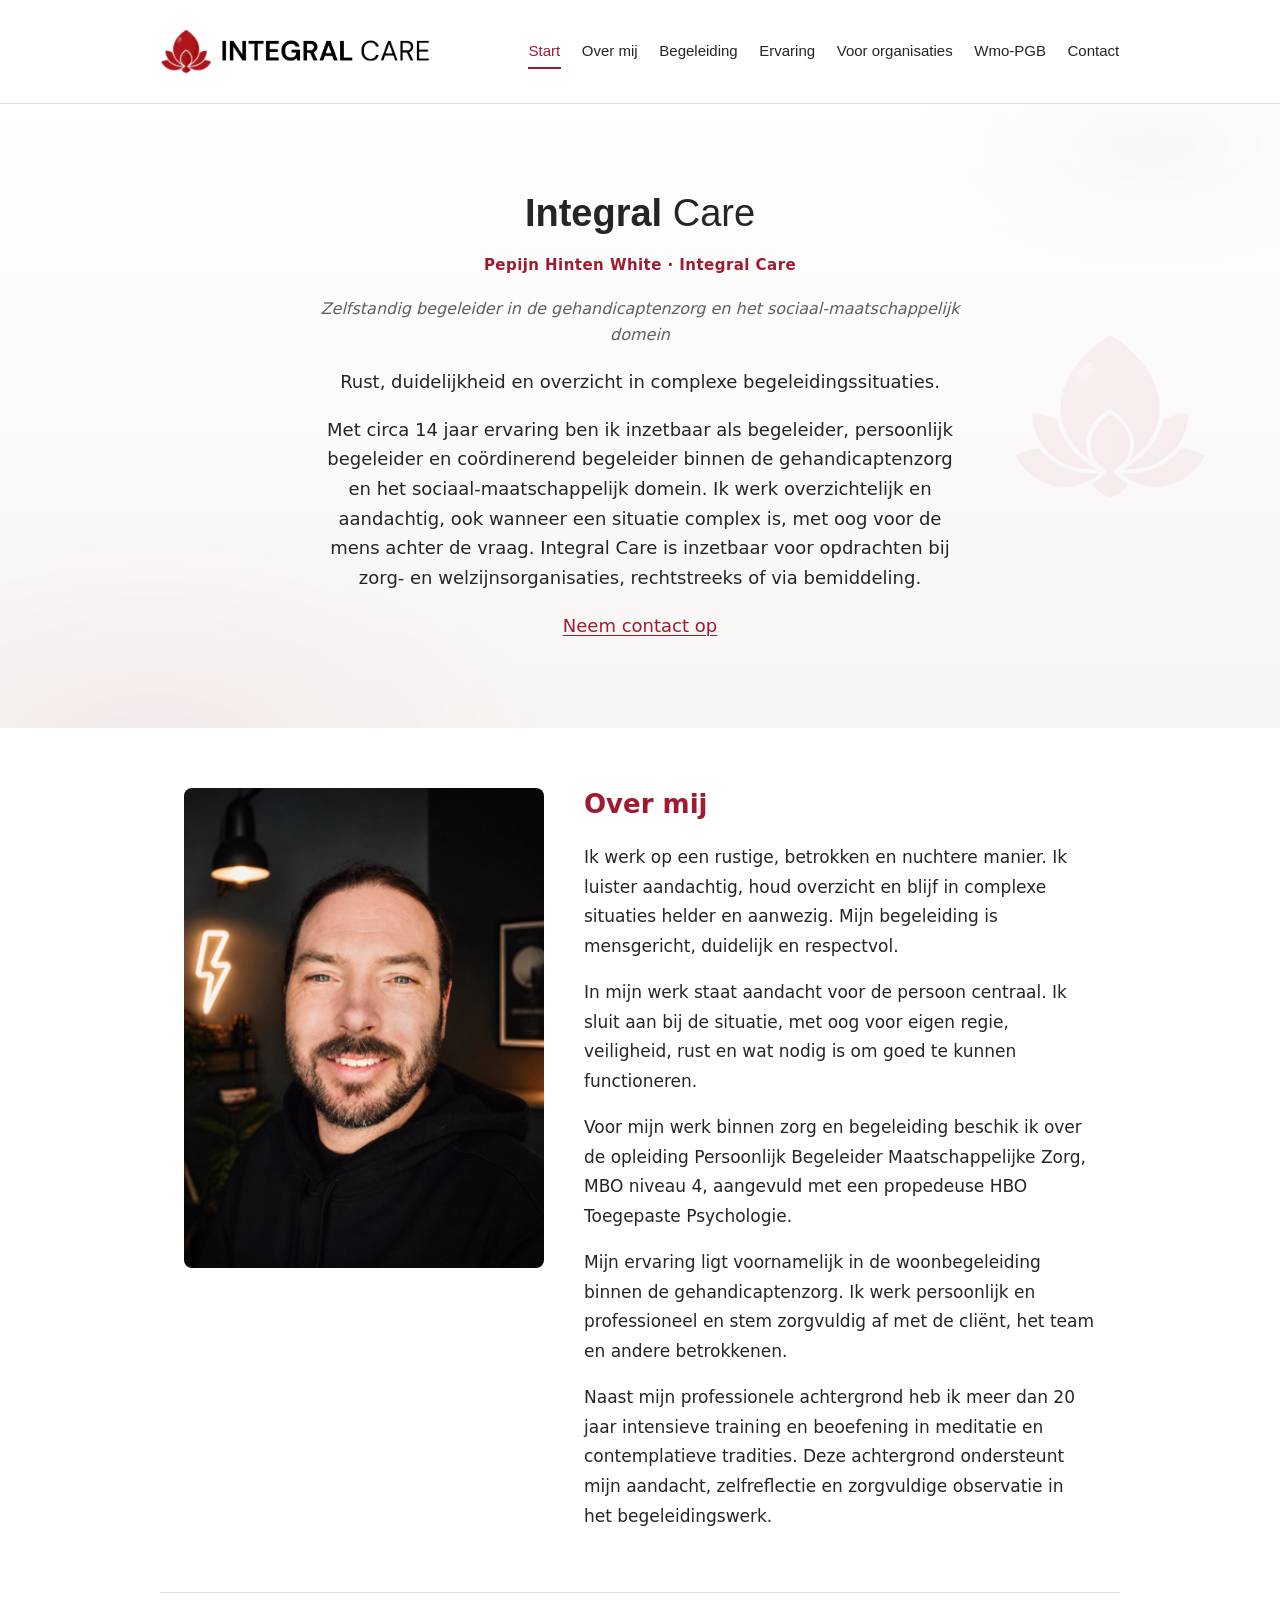
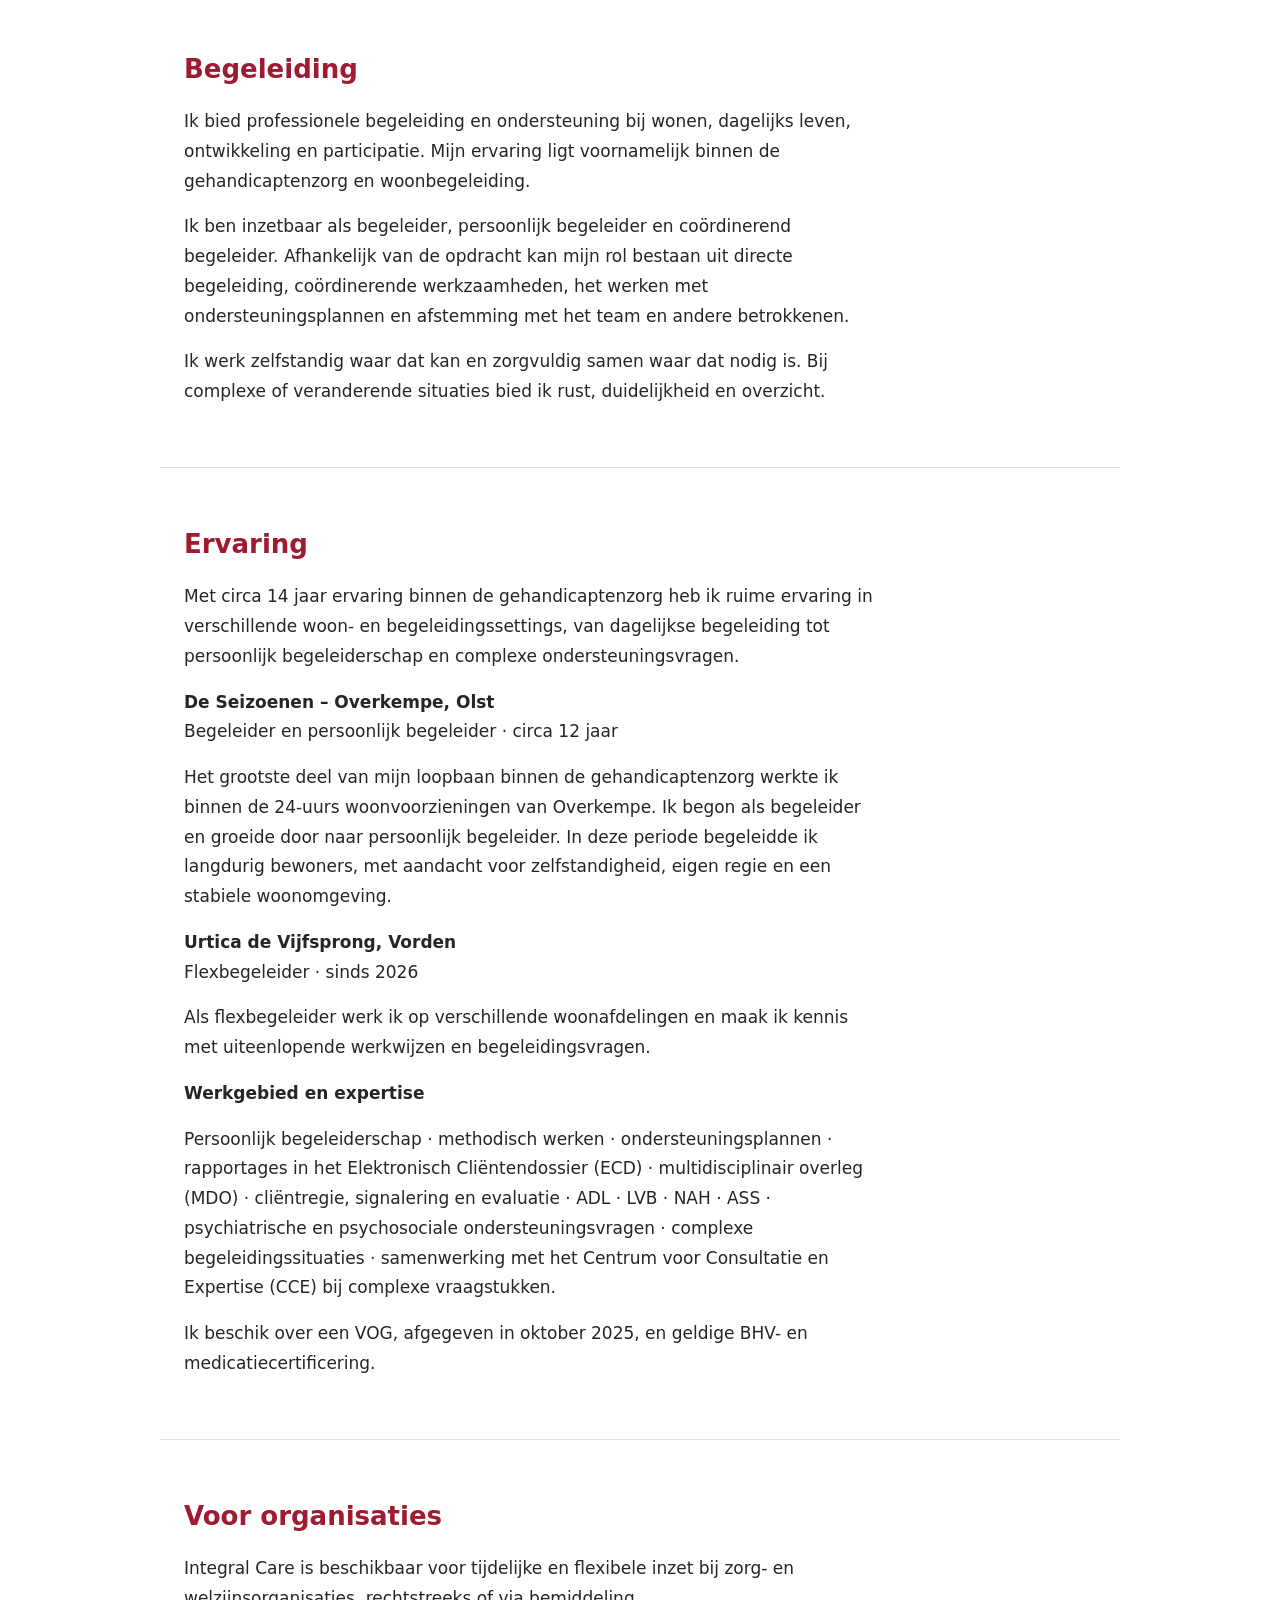
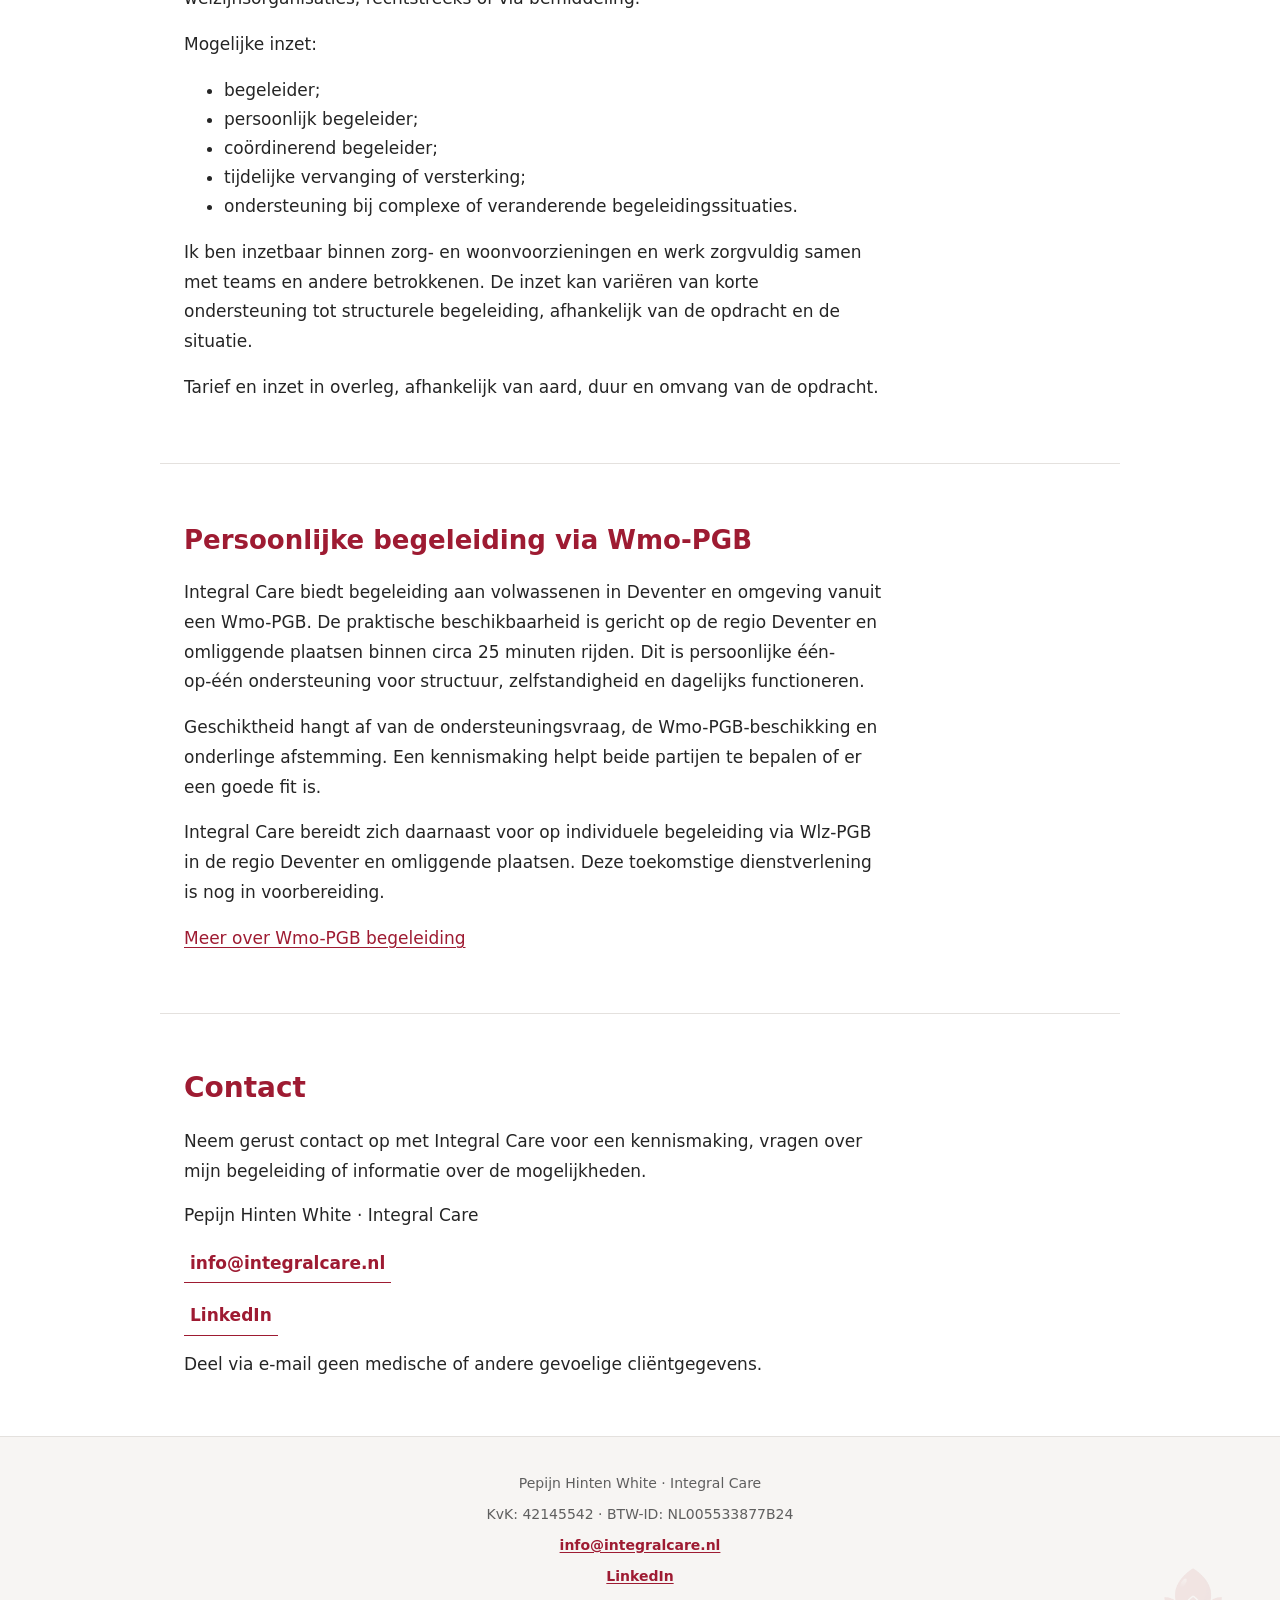
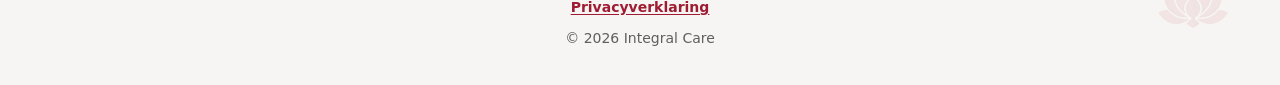
<file: index.html>
<!DOCTYPE html>
<html lang="nl">
<head>
  <meta charset="UTF-8">
  <meta name="viewport" content="width=device-width, initial-scale=1.0">
  <meta name="description" content="Professionele begeleiding in regio Deventer en omliggende plaatsen voor zorgorganisaties, bemiddelingsbureaus en passende PGB-vragen.">
  <link rel="canonical" href="https://integralcare.nl/">
  <meta property="og:locale" content="nl_NL">
  <meta property="og:type" content="website">
  <meta property="og:title" content="Integral Care | Begeleiding in regio Deventer">
  <meta property="og:description" content="Professionele begeleiding in de regio Deventer en omliggende plaatsen binnen de gehandicaptenzorg en het sociaal-maatschappelijk domein.">
  <meta property="og:url" content="https://integralcare.nl/">
  <meta property="og:site_name" content="Integral Care">
  <meta property="og:image" content="https://integralcare.nl/Assets/integral-care-logo1-cropped.png">
  <title>Integral Care | Begeleiding in regio Deventer</title>
  <link rel="stylesheet" href="style.css">
  <link rel="icon" type="image/png" href="Assets/integral-care-logo-symbol-cropped.png">
  <script type="application/ld+json">
  {
    "@context": "https://schema.org",
    "@type": "Organization",
    "@id": "https://integralcare.nl/#organization",
    "name": "Integral Care",
    "url": "https://integralcare.nl/",
    "description": "Professionele begeleiding binnen de gehandicaptenzorg en het sociaal-maatschappelijk domein.",
    "areaServed": "Deventer en omliggende plaatsen binnen circa 25 minuten rijden",
    "sameAs": [
      "https://www.linkedin.com/in/pepijn-hinten-white/"
    ]
  }
  </script>
</head>
<body>
  <a class="skip-link" href="#main-content">Ga naar de inhoud</a>
  <header>
    <div class="brand">
      <img class="brand-logo" src="Assets/integral-care-logo1-cropped.png" alt="">
      <h1 class="visually-hidden">Integral Care</h1>
    </div>
    <nav>
      <ul>
        <li><a href="#hero">Start</a></li>
        <li><a href="#over-mij">Over mij</a></li>
        <li><a href="#begeleiding">Begeleiding</a></li>
        <li><a href="#ervaring">Ervaring</a></li>
        <li><a href="#organisaties">Voor organisaties</a></li>
        <li><a href="wmo-pgb.html#hero">Wmo-PGB</a></li>
        <li><a href="#contact">Contact</a></li>
      </ul>
    </nav>
  </header>

  <main id="main-content">
    <section id="hero" class="hero">
      <img class="hero-watermark" src="Assets/Integral-care-logo-symbool.png" alt="" aria-hidden="true">
      <h2><span class="hero-title-strong">Integral</span> <span class="hero-title-regular">Care</span></h2>
      <p class="hero-byline">Pepijn Hinten White · Integral Care</p>
      <p class="hero-role">Zelfstandig begeleider in de gehandicaptenzorg en het sociaal-maatschappelijk domein</p>
      <p>Rust, duidelijkheid en overzicht in complexe begeleidingssituaties.</p>
      <p>Met circa 14 jaar ervaring ben ik inzetbaar als begeleider, persoonlijk begeleider en coördinerend begeleider binnen de gehandicaptenzorg en het sociaal-maatschappelijk domein. Ik werk overzichtelijk en aandachtig, ook wanneer een situatie complex is, met oog voor de mens achter de vraag. Integral Care is inzetbaar voor opdrachten bij zorg- en welzijnsorganisaties, rechtstreeks of via bemiddeling.</p>
      <p><a href="#contact">Neem contact op</a></p>
    </section>

    <section id="over-mij">
      <div class="about-layout">
        <img class="about-photo" src="Assets/profile-picture-Pepijn1.png" alt="Pepijn Hinten White van Integral Care">
        <div class="about-copy">
          <h2>Over mij</h2>
          <p>Ik werk op een rustige, betrokken en nuchtere manier. Ik luister aandachtig, houd overzicht en blijf in complexe situaties helder en aanwezig. Mijn begeleiding is mensgericht, duidelijk en respectvol.</p>
          <p>In mijn werk staat aandacht voor de persoon centraal. Ik sluit aan bij de situatie, met oog voor eigen regie, veiligheid, rust en wat nodig is om goed te kunnen functioneren.</p>
          <p>Voor mijn werk binnen zorg en begeleiding beschik ik over de opleiding Persoonlijk Begeleider Maatschappelijke Zorg, MBO niveau 4, aangevuld met een propedeuse HBO Toegepaste Psychologie.</p>
          <p>Mijn ervaring ligt voornamelijk in de woonbegeleiding binnen de gehandicaptenzorg. Ik werk persoonlijk en professioneel en stem zorgvuldig af met de cliënt, het team en andere betrokkenen.</p>
          <p>Naast mijn professionele achtergrond heb ik meer dan 20 jaar intensieve training en beoefening in meditatie en contemplatieve tradities. Deze achtergrond ondersteunt mijn aandacht, zelfreflectie en zorgvuldige observatie in het begeleidingswerk.</p>
        </div>
      </div>
    </section>

    <section id="begeleiding">
      <h2>Begeleiding</h2>
      <p>Ik bied professionele begeleiding en ondersteuning bij wonen, dagelijks leven, ontwikkeling en participatie. Mijn ervaring ligt voornamelijk binnen de gehandicaptenzorg en woonbegeleiding.</p>
      <p>Ik ben inzetbaar als begeleider, persoonlijk begeleider en coördinerend begeleider. Afhankelijk van de opdracht kan mijn rol bestaan uit directe begeleiding, coördinerende werkzaamheden, het werken met ondersteuningsplannen en afstemming met het team en andere betrokkenen.</p>
      <p>Ik werk zelfstandig waar dat kan en zorgvuldig samen waar dat nodig is. Bij complexe of veranderende situaties bied ik rust, duidelijkheid en overzicht.</p>
    </section>

    <section id="ervaring">
      <h2>Ervaring</h2>
      <p>Met circa 14 jaar ervaring binnen de gehandicaptenzorg heb ik ruime ervaring in verschillende woon- en begeleidingssettings, van dagelijkse begeleiding tot persoonlijk begeleiderschap en complexe ondersteuningsvragen.</p>
      <p><strong>De Seizoenen – Overkempe, Olst</strong><br>Begeleider en persoonlijk begeleider · circa 12 jaar</p>
      <p>Het grootste deel van mijn loopbaan binnen de gehandicaptenzorg werkte ik binnen de 24-uurs woonvoorzieningen van Overkempe. Ik begon als begeleider en groeide door naar persoonlijk begeleider. In deze periode begeleidde ik langdurig bewoners, met aandacht voor zelfstandigheid, eigen regie en een stabiele woonomgeving.</p>
      <p><strong>Urtica de Vijfsprong, Vorden</strong><br>Flexbegeleider · sinds 2026</p>
      <p>Als flexbegeleider werk ik op verschillende woonafdelingen en maak ik kennis met uiteenlopende werkwijzen en begeleidingsvragen.</p>
      <p><strong>Werkgebied en expertise</strong></p>
      <p>Persoonlijk begeleiderschap · methodisch werken · ondersteuningsplannen · rapportages in het Elektronisch Cliëntendossier (ECD) · multidisciplinair overleg (MDO) · cliëntregie, signalering en evaluatie · ADL · LVB · NAH · ASS · psychiatrische en psychosociale ondersteuningsvragen · complexe begeleidingssituaties · samenwerking met het Centrum voor Consultatie en Expertise (CCE) bij complexe vraagstukken.</p>
      <p>Ik beschik over een VOG, afgegeven in oktober 2025, en geldige BHV- en medicatiecertificering.</p>
    </section>

    <section id="organisaties">
      <h2>Voor organisaties</h2>
      <p>Integral Care is beschikbaar voor tijdelijke en flexibele inzet bij zorg- en welzijnsorganisaties, rechtstreeks of via bemiddeling.</p>
      <p>Mogelijke inzet:</p>
      <ul>
        <li>begeleider;</li>
        <li>persoonlijk begeleider;</li>
        <li>coördinerend begeleider;</li>
        <li>tijdelijke vervanging of versterking;</li>
        <li>ondersteuning bij complexe of veranderende begeleidingssituaties.</li>
      </ul>
      <p>Ik ben inzetbaar binnen zorg- en woonvoorzieningen en werk zorgvuldig samen met teams en andere betrokkenen. De inzet kan variëren van korte ondersteuning tot structurele begeleiding, afhankelijk van de opdracht en de situatie.</p>
      <p>Tarief en inzet in overleg, afhankelijk van aard, duur en omvang van de opdracht.</p>
    </section>

    <section id="pgb">
      <h2>Persoonlijke begeleiding via Wmo-PGB</h2>
      <p>Integral Care biedt begeleiding aan volwassenen in Deventer en omgeving vanuit een Wmo-PGB. De praktische beschikbaarheid is gericht op de regio Deventer en omliggende plaatsen binnen circa 25 minuten rijden. Dit is persoonlijke één-op-één ondersteuning voor structuur, zelfstandigheid en dagelijks functioneren.</p>
      <p>Geschiktheid hangt af van de ondersteuningsvraag, de Wmo-PGB-beschikking en onderlinge afstemming. Een kennismaking helpt beide partijen te bepalen of er een goede fit is.</p>
      <p>Integral Care bereidt zich daarnaast voor op individuele begeleiding via Wlz-PGB in de regio Deventer en omliggende plaatsen. Deze toekomstige dienstverlening is nog in voorbereiding.</p>
      <p><a href="wmo-pgb.html">Meer over Wmo-PGB begeleiding</a></p>
    </section>

    <section id="contact">
      <h2>Contact</h2>
      <p>Neem gerust contact op met Integral Care voor een kennismaking, vragen over mijn begeleiding of informatie over de mogelijkheden.</p>
      <p>Pepijn Hinten White · Integral Care</p>
      <p><a href="mailto:info@integralcare.nl">info@integralcare.nl</a></p>
      <p><a href="https://www.linkedin.com/in/pepijn-hinten-white/" target="_blank" rel="noopener noreferrer">LinkedIn</a></p>
      <p>Deel via e-mail geen medische of andere gevoelige cliëntgegevens.</p>
    </section>
  </main>

  <footer>
    <img class="footer-watermark" src="Assets/Integral-care-logo-symbool.png" alt="" aria-hidden="true">
    <p>Pepijn Hinten White · Integral Care</p>
    <p>KvK: 42145542 · BTW-ID: NL005533877B24</p>
    <p><a href="mailto:info@integralcare.nl">info@integralcare.nl</a></p>
    <p><a href="https://www.linkedin.com/in/pepijn-hinten-white/" target="_blank" rel="noopener noreferrer">LinkedIn</a></p>
    <p><a href="privacy.html">Privacyverklaring</a></p>
    <p>&copy; 2026 Integral Care</p>
  </footer>

  <script src="script.js"></script>
</body>
</html>
</file>
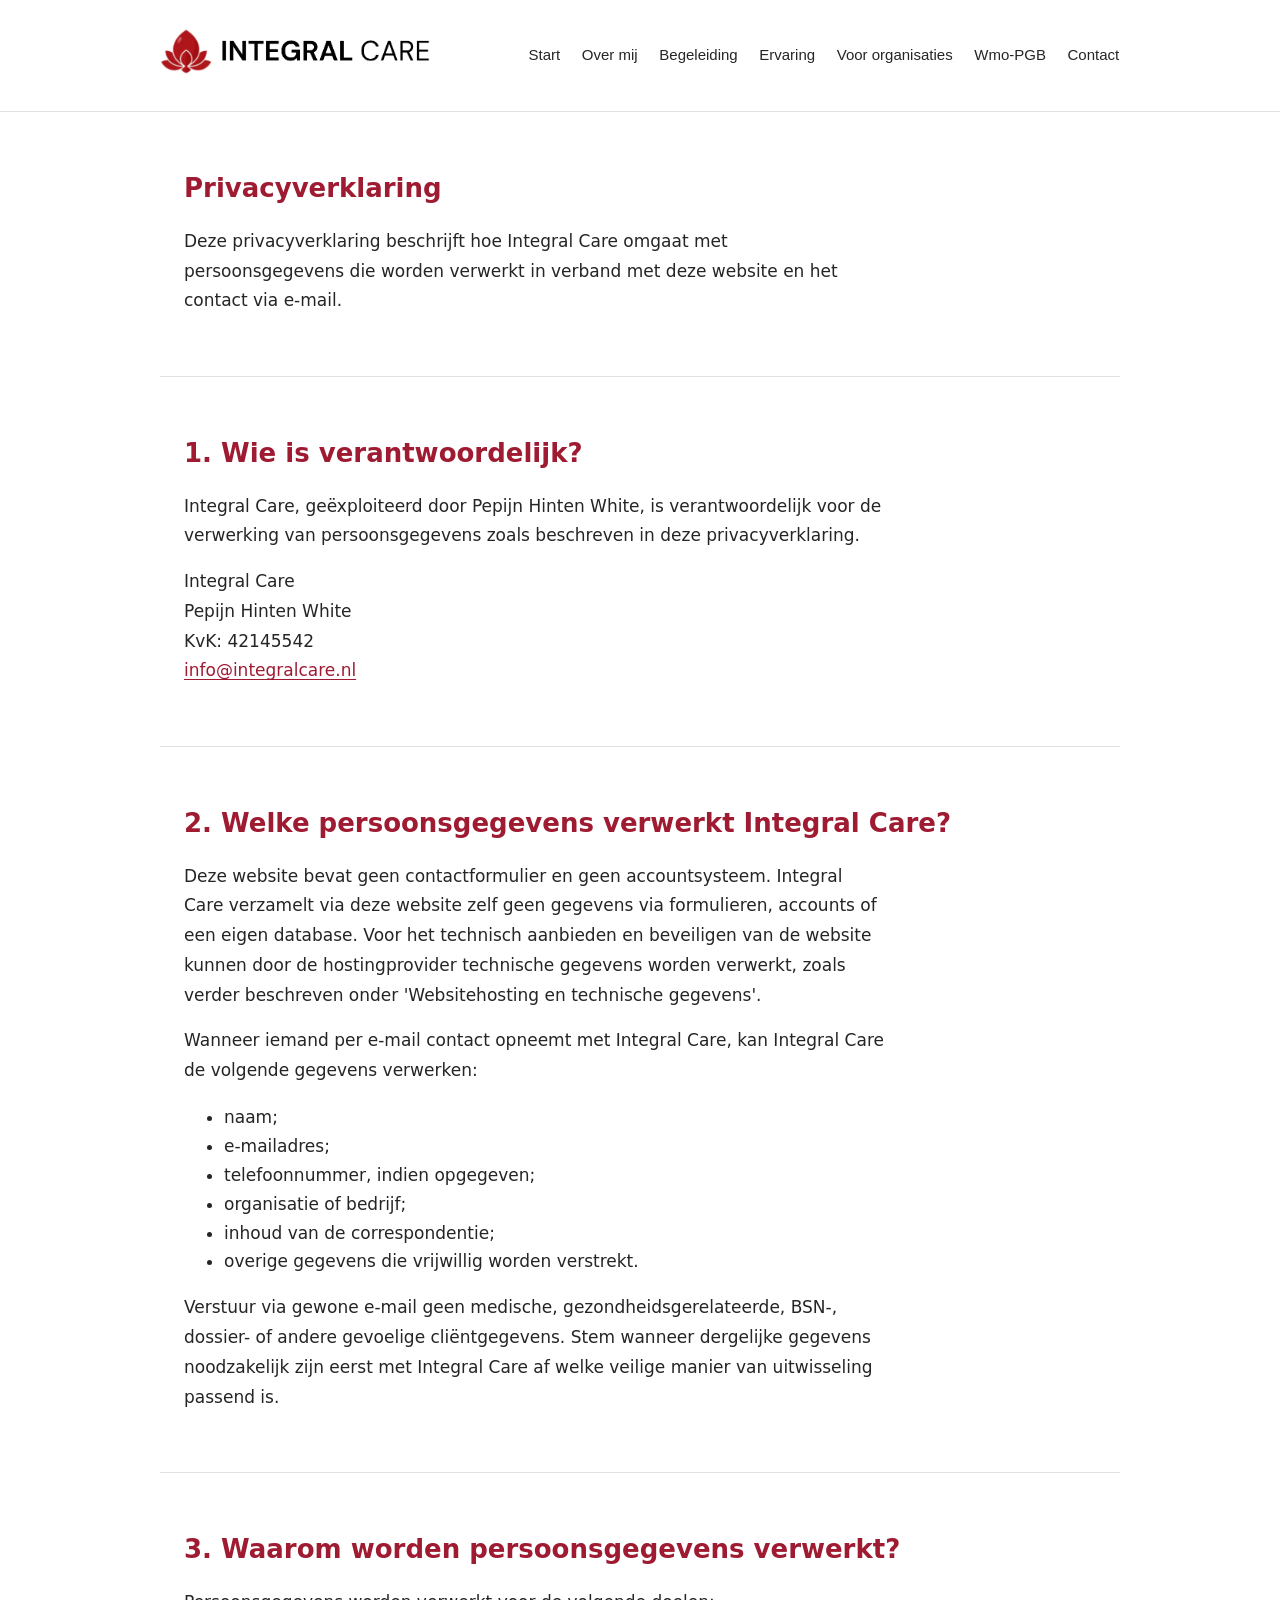
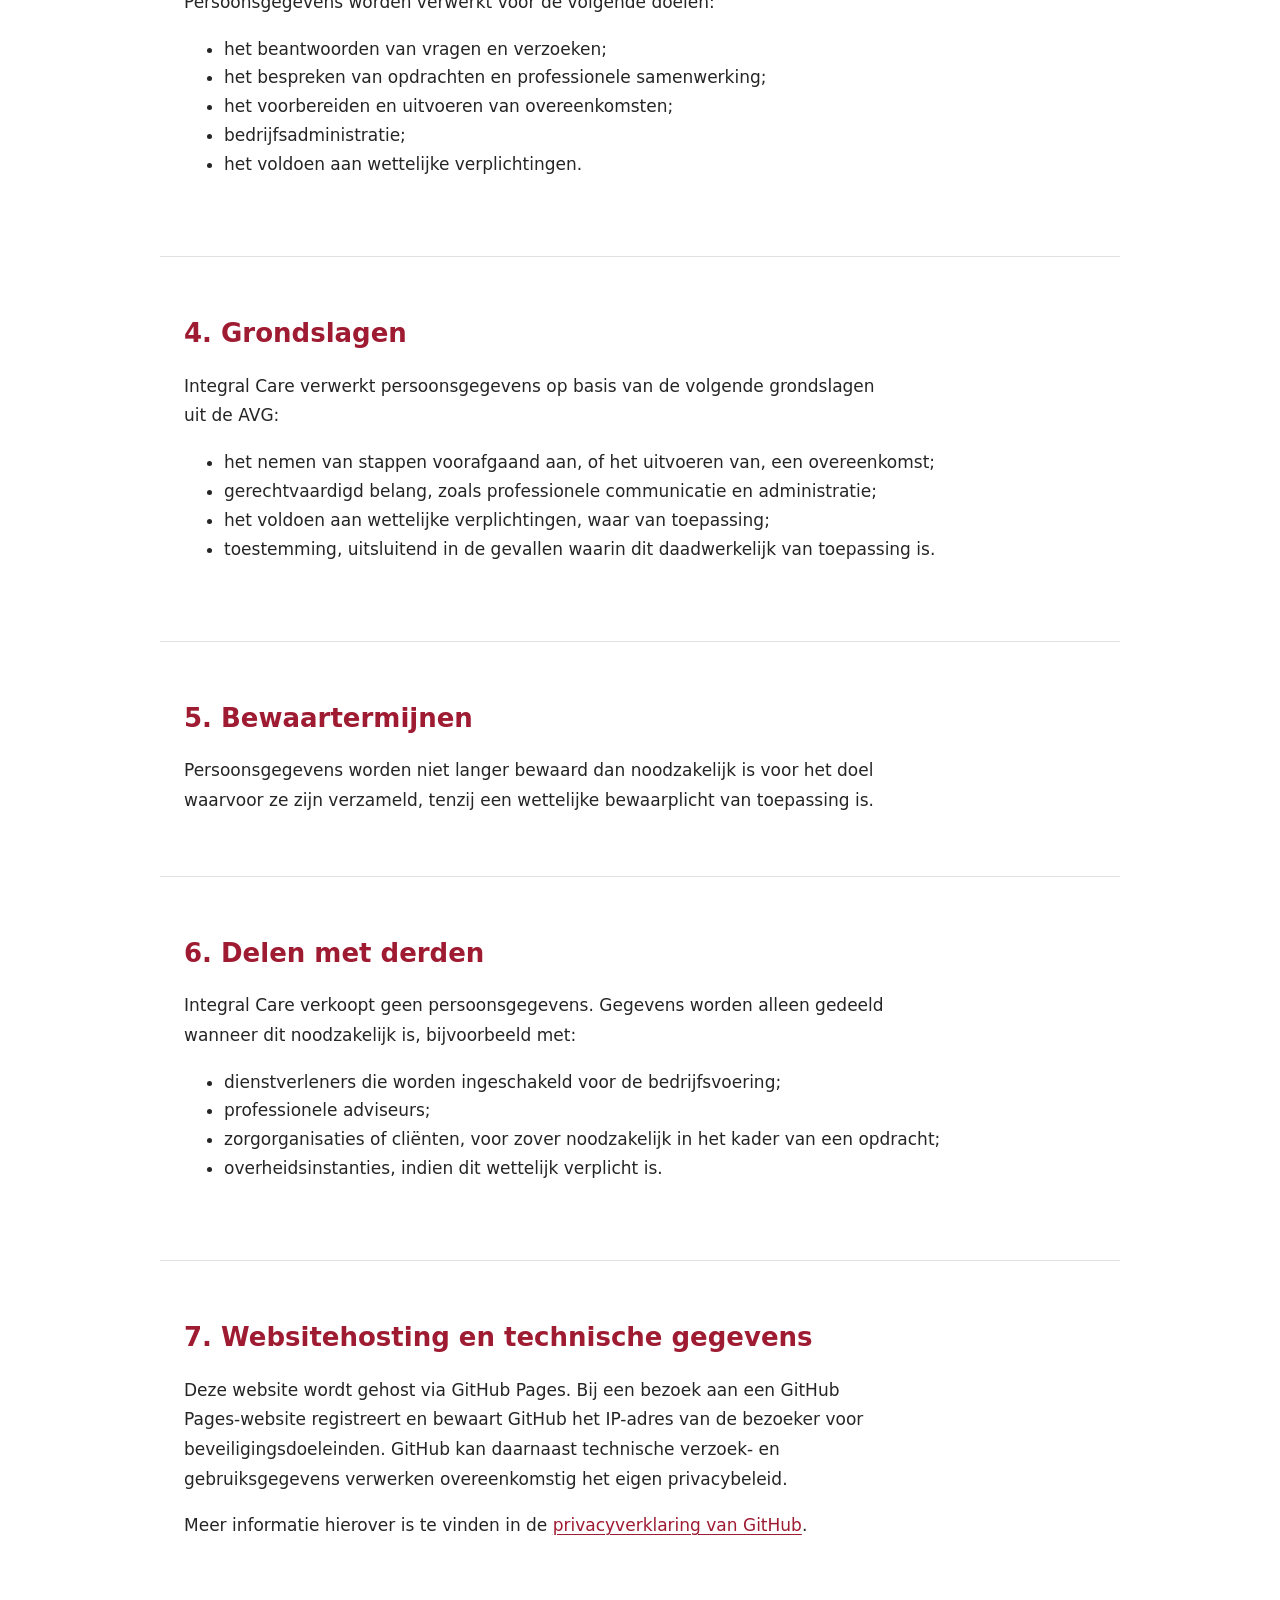
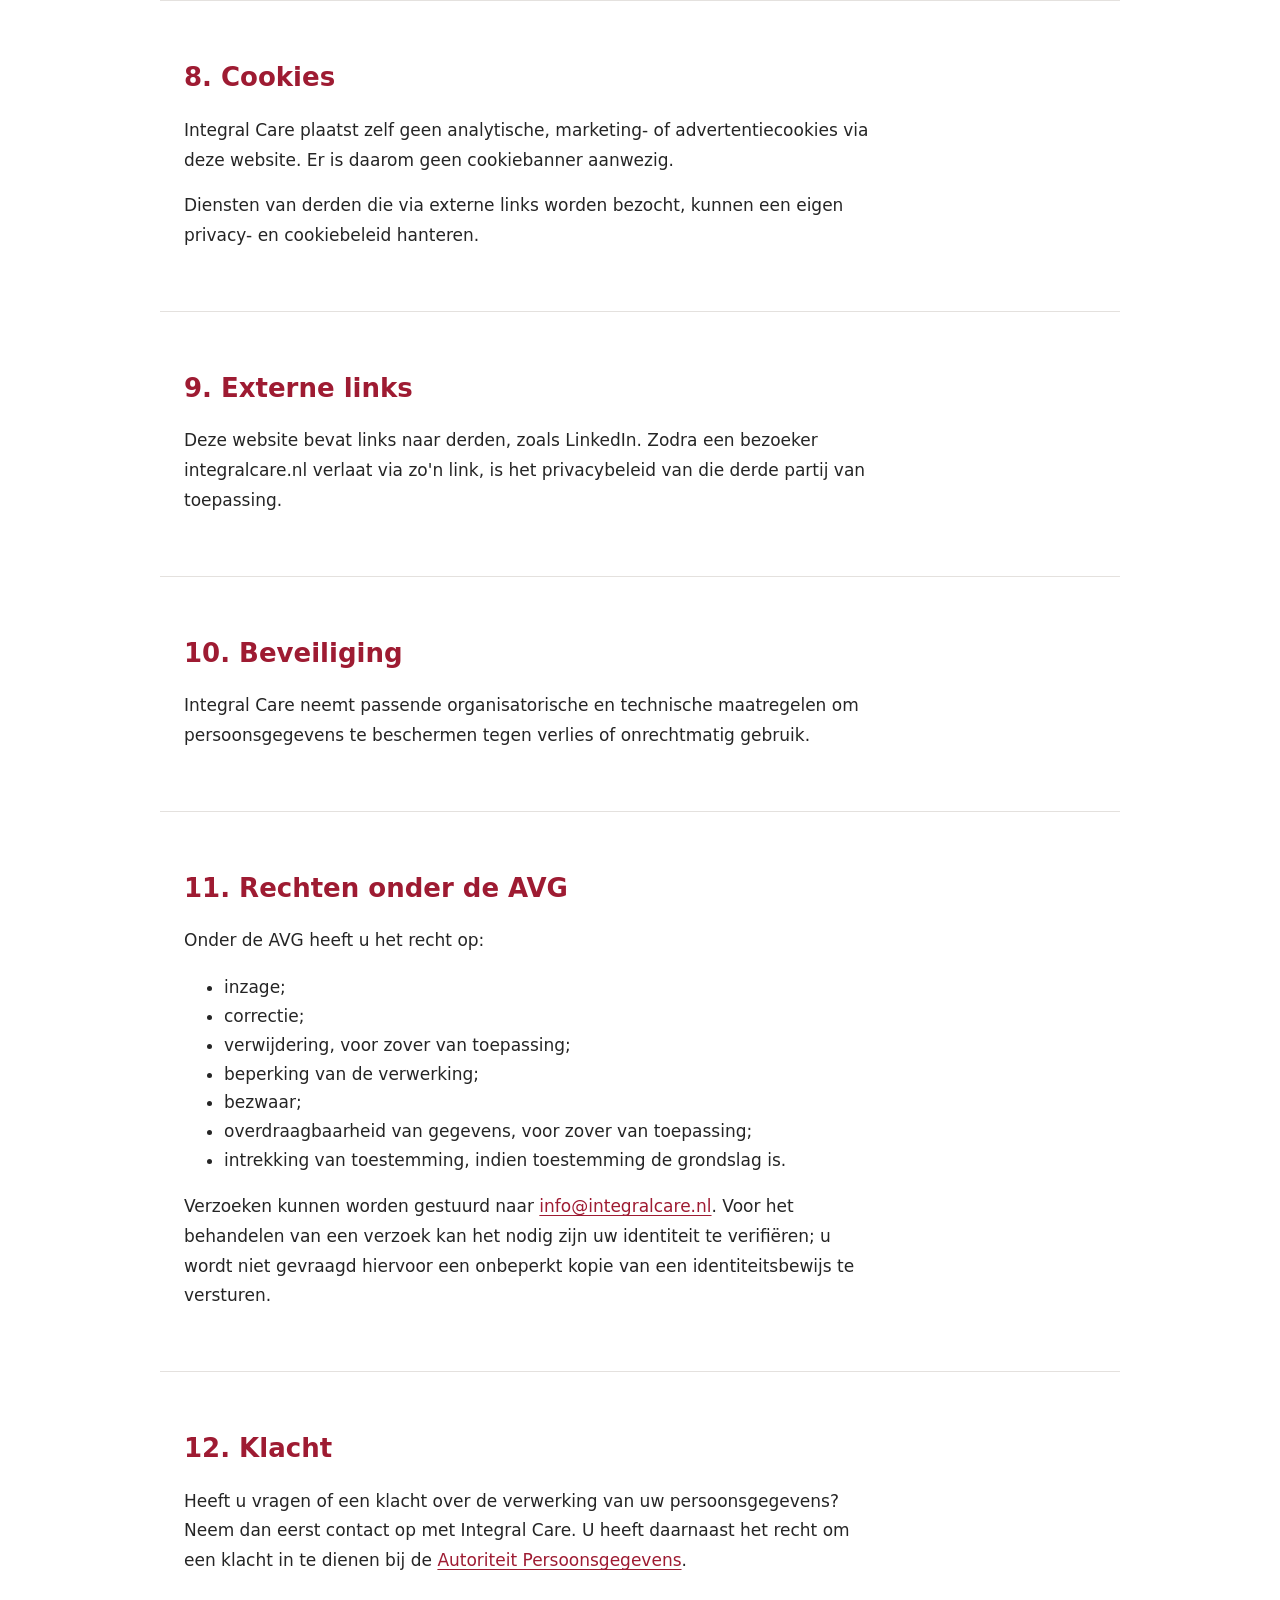
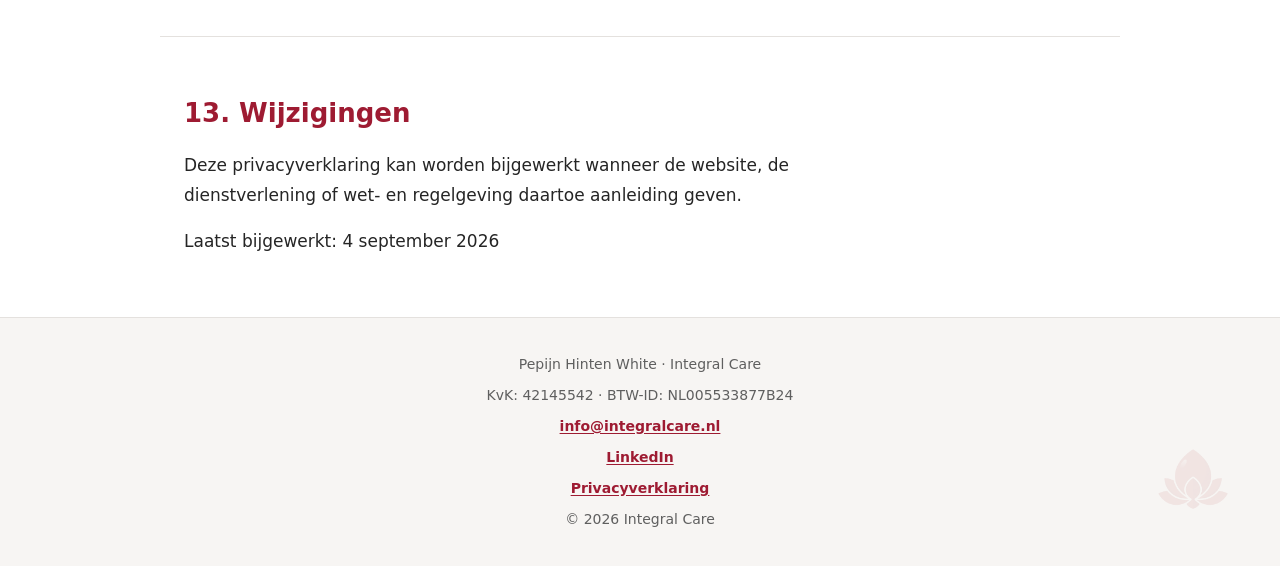
<file: privacy.html>
<!DOCTYPE html>
<html lang="nl">
<head>
  <meta charset="UTF-8">
  <meta name="viewport" content="width=device-width, initial-scale=1.0">
  <meta name="description" content="Privacyverklaring van Integral Care over e-mailcontact, websitehosting, persoonsgegevens, cookies en uw rechten onder de AVG.">
  <link rel="canonical" href="https://integralcare.nl/privacy.html">
  <meta property="og:locale" content="nl_NL">
  <meta property="og:type" content="article">
  <meta property="og:title" content="Privacyverklaring | Integral Care">
  <meta property="og:description" content="Lees hoe Integral Care omgaat met persoonsgegevens, e-mailcontact, websitehosting, cookies en uw AVG-rechten.">
  <meta property="og:url" content="https://integralcare.nl/privacy.html">
  <meta property="og:site_name" content="Integral Care">
  <meta property="og:image" content="https://integralcare.nl/Assets/integral-care-logo1-cropped.png">
  <title>Privacyverklaring | Integral Care</title>
  <link rel="stylesheet" href="style.css">
  <link rel="icon" type="image/png" href="Assets/integral-care-logo-symbol-cropped.png">
  <script type="application/ld+json">
  {
    "@context": "https://schema.org",
    "@type": "WebPage",
    "name": "Privacyverklaring | Integral Care",
    "url": "https://integralcare.nl/privacy.html",
    "isPartOf": {
      "@type": "WebSite",
      "name": "Integral Care",
      "url": "https://integralcare.nl/"
    }
  }
  </script>
</head>
<body>
  <a class="skip-link" href="#main-content">Ga naar de inhoud</a>
  <header>
    <div class="brand">
      <a href="index.html"><img class="brand-logo" src="Assets/integral-care-logo1-cropped.png" alt=""></a>
      <h1 class="visually-hidden">Privacyverklaring – Integral Care</h1>
    </div>
    <nav>
      <ul>
        <li><a href="index.html#hero">Start</a></li>
        <li><a href="index.html#over-mij">Over mij</a></li>
        <li><a href="index.html#begeleiding">Begeleiding</a></li>
        <li><a href="index.html#ervaring">Ervaring</a></li>
        <li><a href="index.html#organisaties">Voor organisaties</a></li>
        <li><a href="wmo-pgb.html#hero">Wmo-PGB</a></li>
        <li><a href="index.html#contact">Contact</a></li>
      </ul>
    </nav>
  </header>

  <main id="main-content">
    <section id="privacy-intro">
      <h2>Privacyverklaring</h2>
      <p>Deze privacyverklaring beschrijft hoe Integral Care omgaat met persoonsgegevens die worden verwerkt in verband met deze website en het contact via e-mail.</p>
    </section>

    <section id="verantwoordelijke">
      <h2>1. Wie is verantwoordelijk?</h2>
      <p>Integral Care, geëxploiteerd door Pepijn Hinten White, is verantwoordelijk voor de verwerking van persoonsgegevens zoals beschreven in deze privacyverklaring.</p>
      <p>Integral Care<br>Pepijn Hinten White<br>KvK: 42145542<br><a href="mailto:info@integralcare.nl">info@integralcare.nl</a></p>
    </section>

    <section id="welke-gegevens">
      <h2>2. Welke persoonsgegevens verwerkt Integral Care?</h2>
      <p>Deze website bevat geen contactformulier en geen accountsysteem. Integral Care verzamelt via deze website zelf geen gegevens via formulieren, accounts of een eigen database. Voor het technisch aanbieden en beveiligen van de website kunnen door de hostingprovider technische gegevens worden verwerkt, zoals verder beschreven onder 'Websitehosting en technische gegevens'.</p>
      <p>Wanneer iemand per e-mail contact opneemt met Integral Care, kan Integral Care de volgende gegevens verwerken:</p>
      <ul>
        <li>naam;</li>
        <li>e-mailadres;</li>
        <li>telefoonnummer, indien opgegeven;</li>
        <li>organisatie of bedrijf;</li>
        <li>inhoud van de correspondentie;</li>
        <li>overige gegevens die vrijwillig worden verstrekt.</li>
      </ul>
      <p>Verstuur via gewone e-mail geen medische, gezondheidsgerelateerde, BSN-, dossier- of andere gevoelige cliëntgegevens. Stem wanneer dergelijke gegevens noodzakelijk zijn eerst met Integral Care af welke veilige manier van uitwisseling passend is.</p>
    </section>

    <section id="waarom">
      <h2>3. Waarom worden persoonsgegevens verwerkt?</h2>
      <p>Persoonsgegevens worden verwerkt voor de volgende doelen:</p>
      <ul>
        <li>het beantwoorden van vragen en verzoeken;</li>
        <li>het bespreken van opdrachten en professionele samenwerking;</li>
        <li>het voorbereiden en uitvoeren van overeenkomsten;</li>
        <li>bedrijfsadministratie;</li>
        <li>het voldoen aan wettelijke verplichtingen.</li>
      </ul>
    </section>

    <section id="grondslagen">
      <h2>4. Grondslagen</h2>
      <p>Integral Care verwerkt persoonsgegevens op basis van de volgende grondslagen uit de AVG:</p>
      <ul>
        <li>het nemen van stappen voorafgaand aan, of het uitvoeren van, een overeenkomst;</li>
        <li>gerechtvaardigd belang, zoals professionele communicatie en administratie;</li>
        <li>het voldoen aan wettelijke verplichtingen, waar van toepassing;</li>
        <li>toestemming, uitsluitend in de gevallen waarin dit daadwerkelijk van toepassing is.</li>
      </ul>
    </section>

    <section id="bewaartermijnen">
      <h2>5. Bewaartermijnen</h2>
      <p>Persoonsgegevens worden niet langer bewaard dan noodzakelijk is voor het doel waarvoor ze zijn verzameld, tenzij een wettelijke bewaarplicht van toepassing is.</p>
    </section>

    <section id="delen-met-derden">
      <h2>6. Delen met derden</h2>
      <p>Integral Care verkoopt geen persoonsgegevens. Gegevens worden alleen gedeeld wanneer dit noodzakelijk is, bijvoorbeeld met:</p>
      <ul>
        <li>dienstverleners die worden ingeschakeld voor de bedrijfsvoering;</li>
        <li>professionele adviseurs;</li>
        <li>zorgorganisaties of cliënten, voor zover noodzakelijk in het kader van een opdracht;</li>
        <li>overheidsinstanties, indien dit wettelijk verplicht is.</li>
      </ul>
    </section>

    <section id="hosting">
      <h2>7. Websitehosting en technische gegevens</h2>
      <p>Deze website wordt gehost via GitHub Pages. Bij een bezoek aan een GitHub Pages-website registreert en bewaart GitHub het IP-adres van de bezoeker voor beveiligingsdoeleinden. GitHub kan daarnaast technische verzoek- en gebruiksgegevens verwerken overeenkomstig het eigen privacybeleid.</p>
      <p>Meer informatie hierover is te vinden in de <a href="https://docs.github.com/en/site-policy/privacy-policies/github-general-privacy-statement" target="_blank" rel="noopener noreferrer">privacyverklaring van GitHub</a>.</p>
    </section>

    <section id="cookies">
      <h2>8. Cookies</h2>
      <p>Integral Care plaatst zelf geen analytische, marketing- of advertentiecookies via deze website. Er is daarom geen cookiebanner aanwezig.</p>
      <p>Diensten van derden die via externe links worden bezocht, kunnen een eigen privacy- en cookiebeleid hanteren.</p>
    </section>

    <section id="externe-links">
      <h2>9. Externe links</h2>
      <p>Deze website bevat links naar derden, zoals LinkedIn. Zodra een bezoeker integralcare.nl verlaat via zo'n link, is het privacybeleid van die derde partij van toepassing.</p>
    </section>

    <section id="beveiliging">
      <h2>10. Beveiliging</h2>
      <p>Integral Care neemt passende organisatorische en technische maatregelen om persoonsgegevens te beschermen tegen verlies of onrechtmatig gebruik.</p>
    </section>

    <section id="rechten">
      <h2>11. Rechten onder de AVG</h2>
      <p>Onder de AVG heeft u het recht op:</p>
      <ul>
        <li>inzage;</li>
        <li>correctie;</li>
        <li>verwijdering, voor zover van toepassing;</li>
        <li>beperking van de verwerking;</li>
        <li>bezwaar;</li>
        <li>overdraagbaarheid van gegevens, voor zover van toepassing;</li>
        <li>intrekking van toestemming, indien toestemming de grondslag is.</li>
      </ul>
      <p>Verzoeken kunnen worden gestuurd naar <a href="mailto:info@integralcare.nl">info@integralcare.nl</a>. Voor het behandelen van een verzoek kan het nodig zijn uw identiteit te verifiëren; u wordt niet gevraagd hiervoor een onbeperkt kopie van een identiteitsbewijs te versturen.</p>
    </section>

    <section id="klacht">
      <h2>12. Klacht</h2>
      <p>Heeft u vragen of een klacht over de verwerking van uw persoonsgegevens? Neem dan eerst contact op met Integral Care. U heeft daarnaast het recht om een klacht in te dienen bij de <a href="https://autoriteitpersoonsgegevens.nl/" target="_blank" rel="noopener noreferrer">Autoriteit Persoonsgegevens</a>.</p>
    </section>

    <section id="wijzigingen">
      <h2>13. Wijzigingen</h2>
      <p>Deze privacyverklaring kan worden bijgewerkt wanneer de website, de dienstverlening of wet- en regelgeving daartoe aanleiding geven.</p>
      <p>Laatst bijgewerkt: 4 september 2026</p>
    </section>
  </main>

  <footer>
    <img class="footer-watermark" src="Assets/Integral-care-logo-symbool.png" alt="" aria-hidden="true">
    <p>Pepijn Hinten White · Integral Care</p>
    <p>KvK: 42145542 · BTW-ID: NL005533877B24</p>
    <p><a href="mailto:info@integralcare.nl">info@integralcare.nl</a></p>
    <p><a href="https://www.linkedin.com/in/pepijn-hinten-white/" target="_blank" rel="noopener noreferrer">LinkedIn</a></p>
    <p><a href="privacy.html">Privacyverklaring</a></p>
    <p>&copy; 2026 Integral Care</p>
  </footer>

  <script src="script.js"></script>
</body>
</html>
</file>
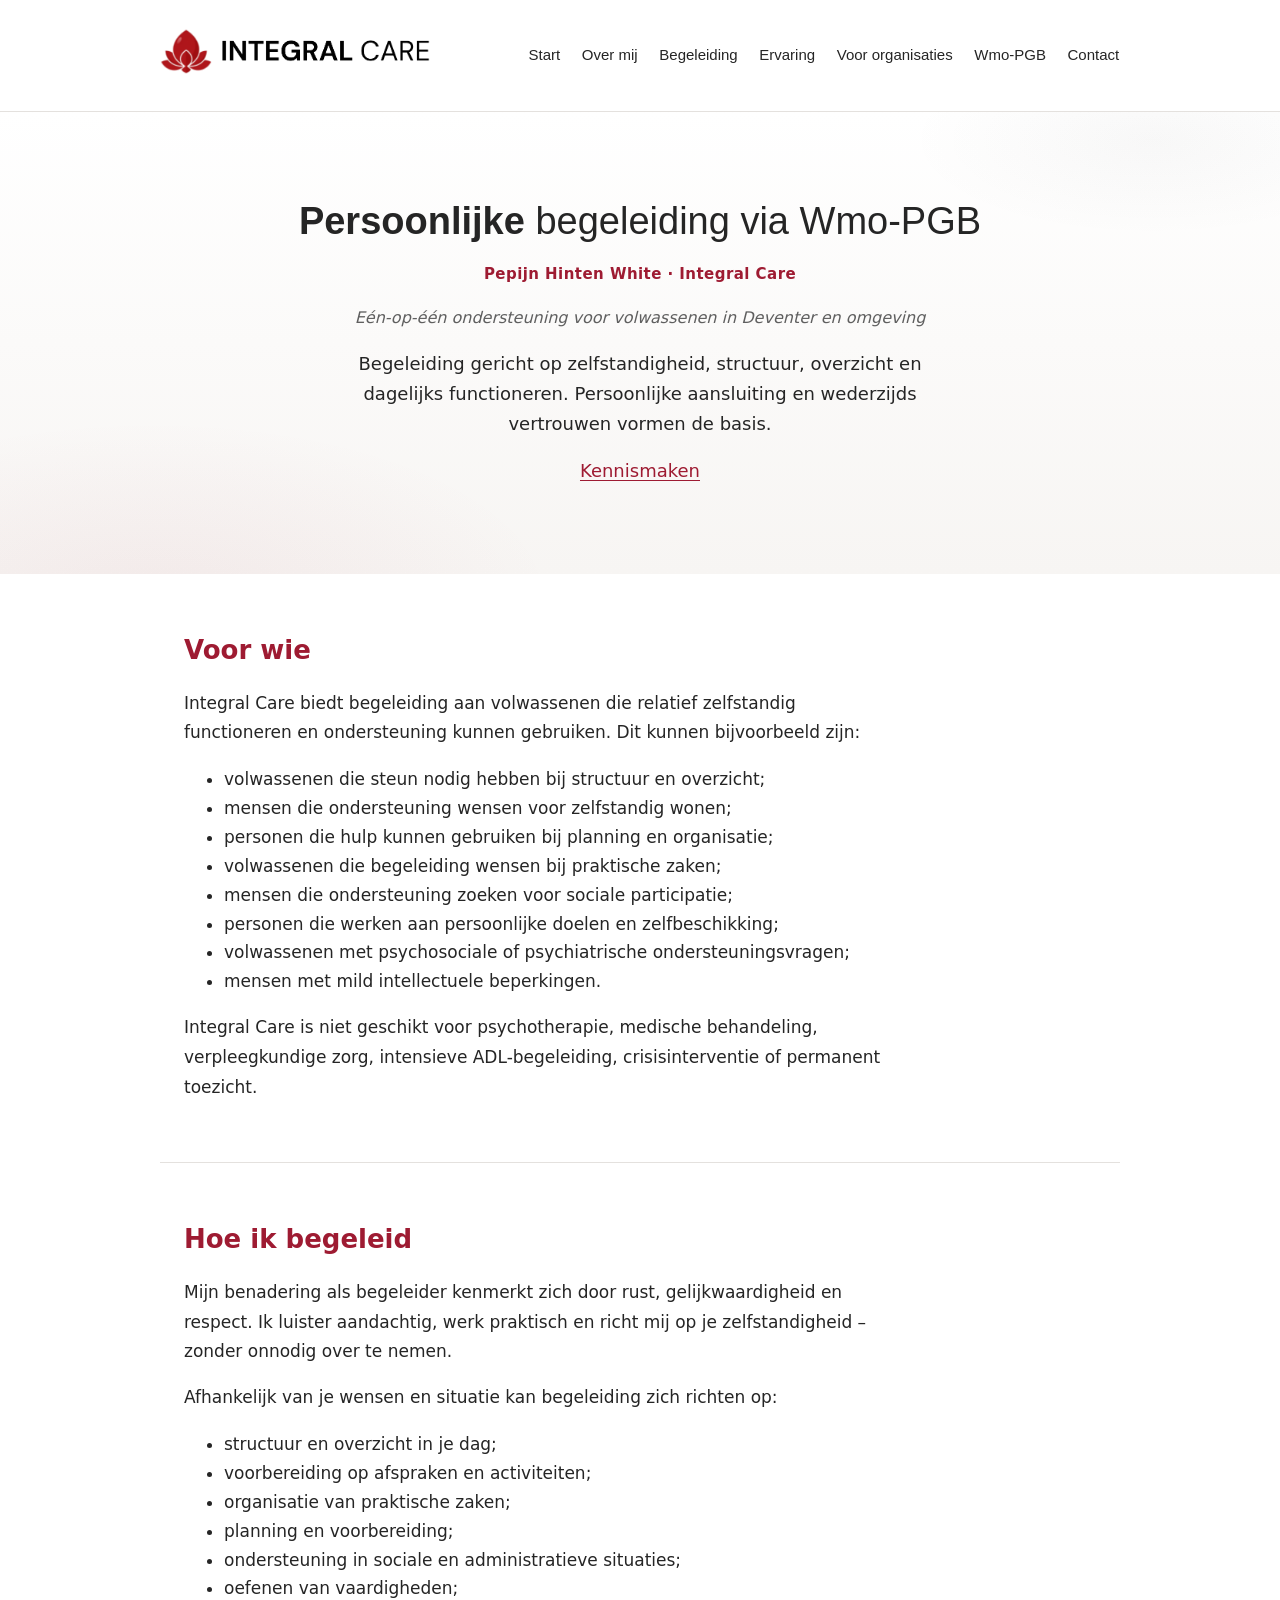
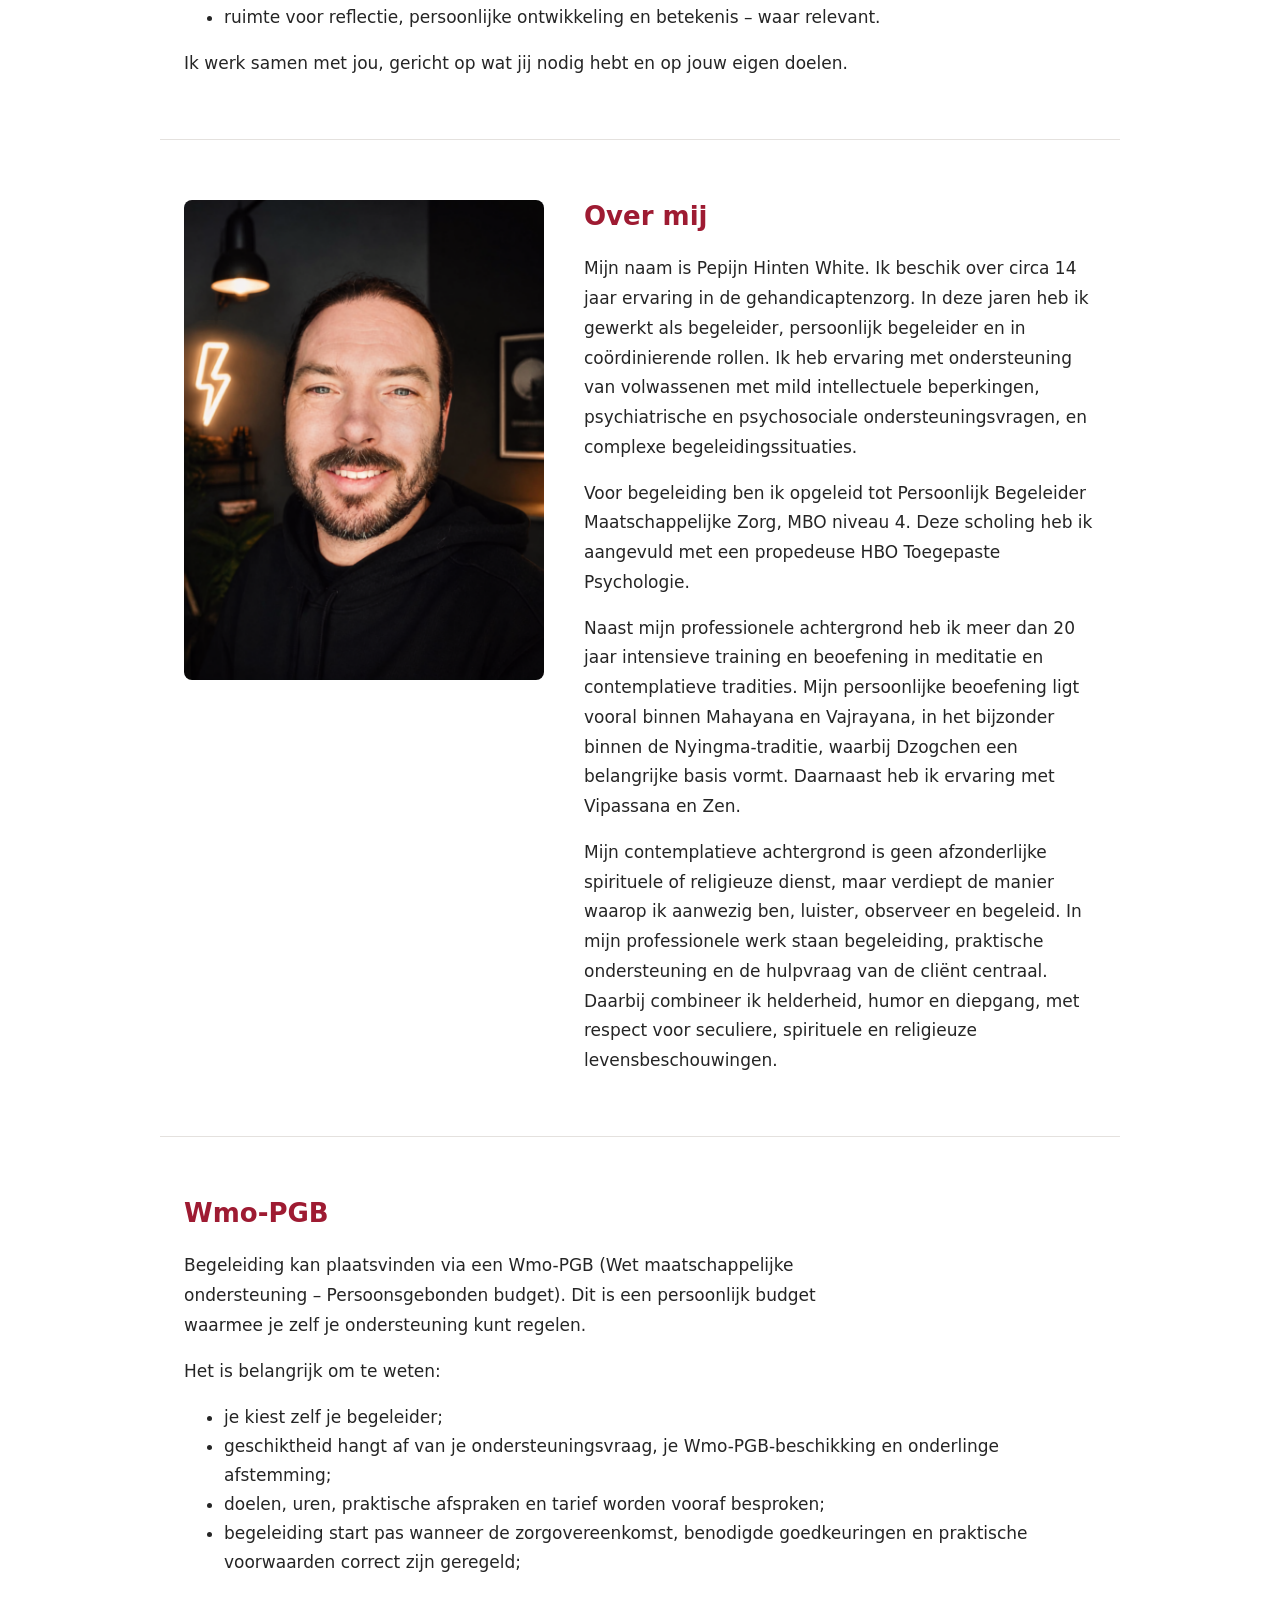
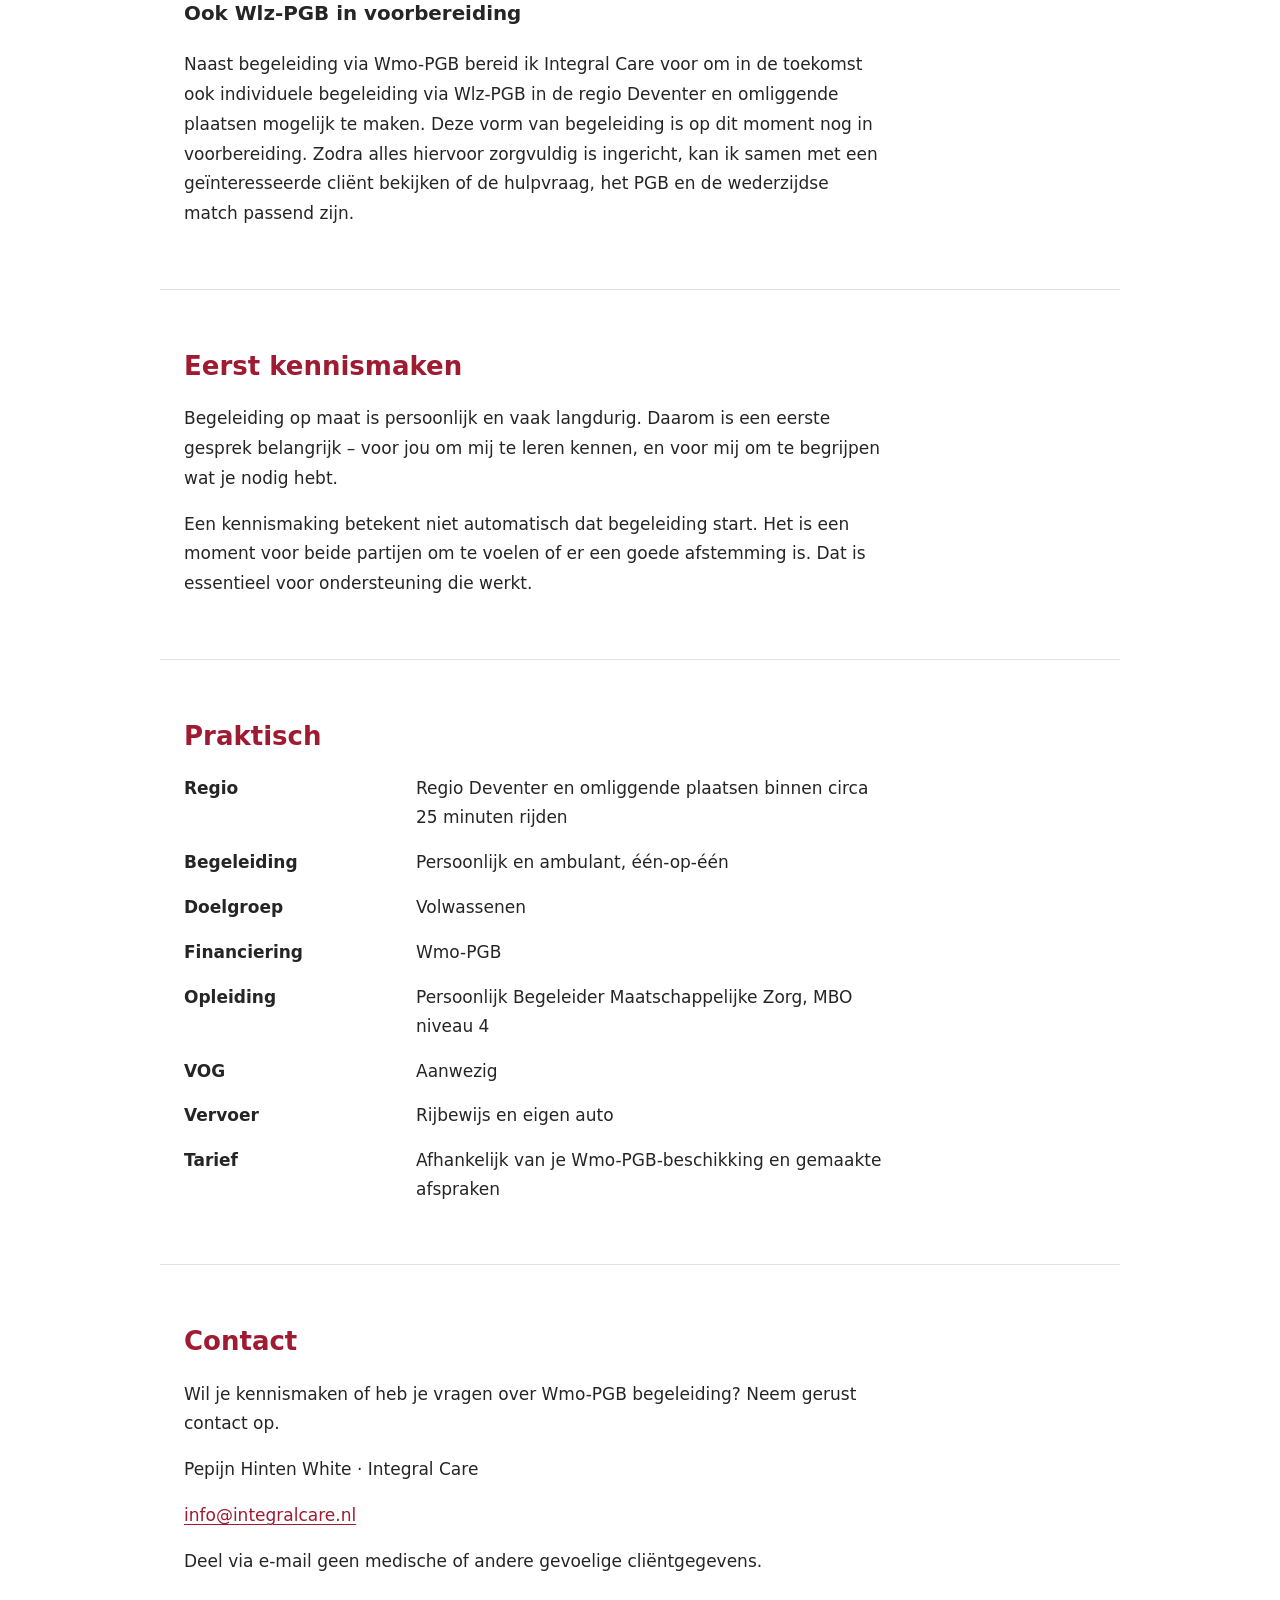
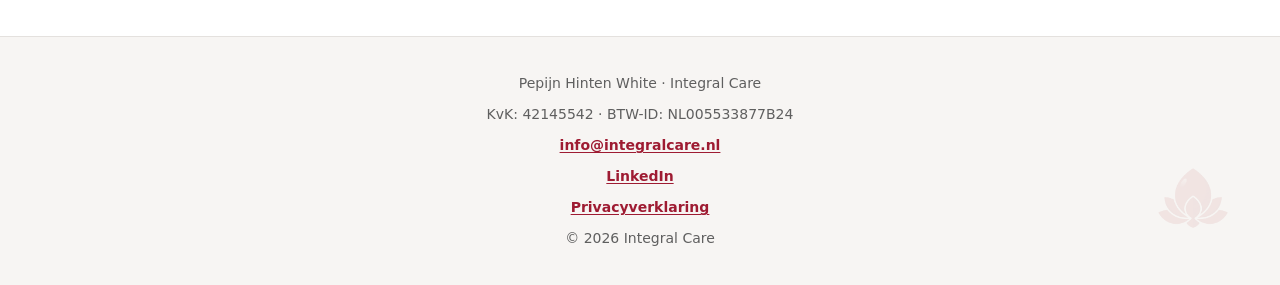
<file: wmo-pgb.html>
<!DOCTYPE html>
<html lang="nl">
<head>
  <meta charset="UTF-8">
  <meta name="viewport" content="width=device-width, initial-scale=1.0">
  <meta name="description" content="Wmo-PGB begeleiding voor volwassenen in Deventer en omgeving. Praktische één-op-één ondersteuning bij structuur, zelfstandigheid en dagelijks functioneren.">
  <link rel="canonical" href="https://integralcare.nl/wmo-pgb.html">
  <meta property="og:locale" content="nl_NL">
  <meta property="og:type" content="website">
  <meta property="og:title" content="Wmo-PGB begeleiding in Deventer en omgeving | Integral Care">
  <meta property="og:description" content="Persoonlijke één-op-één begeleiding voor volwassenen via Wmo-PGB in Deventer en omliggende plaatsen.">
  <meta property="og:url" content="https://integralcare.nl/wmo-pgb.html">
  <meta property="og:site_name" content="Integral Care">
  <meta property="og:image" content="https://integralcare.nl/Assets/integral-care-logo1-cropped.png">
  <title>Wmo-PGB begeleiding in Deventer en omgeving | Integral Care</title>
  <link rel="stylesheet" href="style.css">
  <link rel="icon" type="image/png" href="Assets/integral-care-logo-symbol-cropped.png">
  <script type="application/ld+json">
  {
    "@context": "https://schema.org",
    "@type": "Service",
    "@id": "https://integralcare.nl/wmo-pgb.html#service",
    "name": "Persoonlijke begeleiding via Wmo-PGB",
    "serviceType": "Persoonlijke begeleiding via Wmo-PGB",
    "description": "Eén-op-één begeleiding voor relatief zelfstandig functionerende volwassenen bij structuur, zelfstandigheid en dagelijks functioneren.",
    "provider": {
      "@type": "Organization",
      "@id": "https://integralcare.nl/#organization",
      "name": "Integral Care",
      "url": "https://integralcare.nl/"
    },
    "areaServed": "Deventer en omliggende plaatsen binnen circa 25 minuten rijden"
  }
  </script>
</head>
<body>
  <a class="skip-link" href="#main-content">Ga naar de inhoud</a>
  <header>
    <div class="brand">
      <a href="index.html"><img class="brand-logo" src="Assets/integral-care-logo1-cropped.png" alt=""></a>
      <h1 class="visually-hidden">Persoonlijke begeleiding via Wmo-PGB – Integral Care</h1>
    </div>
    <nav>
      <ul>
        <li><a href="index.html#hero">Start</a></li>
        <li><a href="index.html#over-mij">Over mij</a></li>
        <li><a href="index.html#begeleiding">Begeleiding</a></li>
        <li><a href="index.html#ervaring">Ervaring</a></li>
        <li><a href="index.html#organisaties">Voor organisaties</a></li>
        <li><a href="wmo-pgb.html#hero">Wmo-PGB</a></li>
        <li><a href="index.html#contact">Contact</a></li>
      </ul>
    </nav>
  </header>

  <main id="main-content">
    <section id="hero" class="hero">
      <h2><span class="hero-title-strong">Persoonlijke</span> <span class="hero-title-regular">begeleiding via Wmo-PGB</span></h2>
      <p class="hero-byline">Pepijn Hinten White · Integral Care</p>
      <p class="hero-role">Eén-op-één ondersteuning voor volwassenen in Deventer en omgeving</p>
      <p>Begeleiding gericht op zelfstandigheid, structuur, overzicht en dagelijks functioneren. Persoonlijke aansluiting en wederzijds vertrouwen vormen de basis.</p>
      <p><a href="#kennismaken">Kennismaken</a></p>
    </section>

    <section id="voor-wie">
      <h2>Voor wie</h2>
      <p>Integral Care biedt begeleiding aan volwassenen die relatief zelfstandig functioneren en ondersteuning kunnen gebruiken. Dit kunnen bijvoorbeeld zijn:</p>
      <ul>
        <li>volwassenen die steun nodig hebben bij structuur en overzicht;</li>
        <li>mensen die ondersteuning wensen voor zelfstandig wonen;</li>
        <li>personen die hulp kunnen gebruiken bij planning en organisatie;</li>
        <li>volwassenen die begeleiding wensen bij praktische zaken;</li>
        <li>mensen die ondersteuning zoeken voor sociale participatie;</li>
        <li>personen die werken aan persoonlijke doelen en zelfbeschikking;</li>
        <li>volwassenen met psychosociale of psychiatrische ondersteuningsvragen;</li>
        <li>mensen met mild intellectuele beperkingen.</li>
      </ul>
      <p>Integral Care is niet geschikt voor psychotherapie, medische behandeling, verpleegkundige zorg, intensieve ADL-begeleiding, crisisinterventie of permanent toezicht.</p>
    </section>

    <section id="hoe-begeleid">
      <h2>Hoe ik begeleid</h2>
      <p>Mijn benadering als begeleider kenmerkt zich door rust, gelijkwaardigheid en respect. Ik luister aandachtig, werk praktisch en richt mij op je zelfstandigheid – zonder onnodig over te nemen.</p>
      <p>Afhankelijk van je wensen en situatie kan begeleiding zich richten op:</p>
      <ul>
        <li>structuur en overzicht in je dag;</li>
        <li>voorbereiding op afspraken en activiteiten;</li>
        <li>organisatie van praktische zaken;</li>
        <li>planning en voorbereiding;</li>
        <li>ondersteuning in sociale en administratieve situaties;</li>
        <li>oefenen van vaardigheden;</li>
        <li>ruimte voor reflectie, persoonlijke ontwikkeling en betekenis – waar relevant.</li>
      </ul>
      <p>Ik werk samen met jou, gericht op wat jij nodig hebt en op jouw eigen doelen.</p>
    </section>

    <section id="over-mij-pgb">
      <div class="about-layout">
        <img class="about-photo" src="Assets/profile-picture-Pepijn1.png" alt="Pepijn Hinten White">
        <div class="about-copy">
          <h2>Over mij</h2>
          <p>Mijn naam is Pepijn Hinten White. Ik beschik over circa 14 jaar ervaring in de gehandicaptenzorg. In deze jaren heb ik gewerkt als begeleider, persoonlijk begeleider en in coördinierende rollen. Ik heb ervaring met ondersteuning van volwassenen met mild intellectuele beperkingen, psychiatrische en psychosociale ondersteuningsvragen, en complexe begeleidingssituaties.</p>
          <p>Voor begeleiding ben ik opgeleid tot Persoonlijk Begeleider Maatschappelijke Zorg, MBO niveau 4. Deze scholing heb ik aangevuld met een propedeuse HBO Toegepaste Psychologie.</p>
          <p>Naast mijn professionele achtergrond heb ik meer dan 20 jaar intensieve training en beoefening in meditatie en contemplatieve tradities. Mijn persoonlijke beoefening ligt vooral binnen Mahayana en Vajrayana, in het bijzonder binnen de Nyingma-traditie, waarbij Dzogchen een belangrijke basis vormt. Daarnaast heb ik ervaring met Vipassana en Zen.</p>
          <p>Mijn contemplatieve achtergrond is geen afzonderlijke spirituele of religieuze dienst, maar verdiept de manier waarop ik aanwezig ben, luister, observeer en begeleid. In mijn professionele werk staan begeleiding, praktische ondersteuning en de hulpvraag van de cliënt centraal. Daarbij combineer ik helderheid, humor en diepgang, met respect voor seculiere, spirituele en religieuze levensbeschouwingen.</p>
        </div>
      </div>
    </section>

    <section id="wmo-pgb">
      <h2>Wmo-PGB</h2>
      <p>Begeleiding kan plaatsvinden via een Wmo-PGB (Wet maatschappelijke ondersteuning – Persoonsgebonden budget). Dit is een persoonlijk budget waarmee je zelf je ondersteuning kunt regelen.</p>
      <p>Het is belangrijk om te weten:</p>
      <ul>
        <li>je kiest zelf je begeleider;</li>
        <li>geschiktheid hangt af van je ondersteuningsvraag, je Wmo-PGB-beschikking en onderlinge afstemming;</li>
        <li>doelen, uren, praktische afspraken en tarief worden vooraf besproken;</li>
        <li>begeleiding start pas wanneer de zorgovereenkomst, benodigde goedkeuringen en praktische voorwaarden correct zijn geregeld;</li>
      </ul>
      <h3>Ook Wlz-PGB in voorbereiding</h3>
      <p>Naast begeleiding via Wmo-PGB bereid ik Integral Care voor om in de toekomst ook individuele begeleiding via Wlz-PGB in de regio Deventer en omliggende plaatsen mogelijk te maken. Deze vorm van begeleiding is op dit moment nog in voorbereiding. Zodra alles hiervoor zorgvuldig is ingericht, kan ik samen met een geïnteresseerde cliënt bekijken of de hulpvraag, het PGB en de wederzijdse match passend zijn.</p>
    </section>

    <section id="kennismaken">
      <h2>Eerst kennismaken</h2>
      <p>Begeleiding op maat is persoonlijk en vaak langdurig. Daarom is een eerste gesprek belangrijk – voor jou om mij te leren kennen, en voor mij om te begrijpen wat je nodig hebt.</p>
      <p>Een kennismaking betekent niet automatisch dat begeleiding start. Het is een moment voor beide partijen om te voelen of er een goede afstemming is. Dat is essentieel voor ondersteuning die werkt.</p>
    </section>

    <section id="praktisch">
      <h2>Praktisch</h2>
      <dl class="info-list">
        <dt>Regio</dt>
        <dd>Regio Deventer en omliggende plaatsen binnen circa 25 minuten rijden</dd>
        
        <dt>Begeleiding</dt>
        <dd>Persoonlijk en ambulant, één-op-één</dd>
        
        <dt>Doelgroep</dt>
        <dd>Volwassenen</dd>
        
        <dt>Financiering</dt>
        <dd>Wmo-PGB</dd>
        
        <dt>Opleiding</dt>
        <dd>Persoonlijk Begeleider Maatschappelijke Zorg, MBO niveau 4</dd>
        
        <dt>VOG</dt>
        <dd>Aanwezig</dd>
        
        <dt>Vervoer</dt>
        <dd>Rijbewijs en eigen auto</dd>
        
        <dt>Tarief</dt>
        <dd>Afhankelijk van je Wmo-PGB-beschikking en gemaakte afspraken</dd>
      </dl>
    </section>

    <section id="contact-pgb">
      <h2>Contact</h2>
      <p>Wil je kennismaken of heb je vragen over Wmo-PGB begeleiding? Neem gerust contact op.</p>
      <p>Pepijn Hinten White · Integral Care</p>
      <p><a href="mailto:info@integralcare.nl">info@integralcare.nl</a></p>
      <p>Deel via e-mail geen medische of andere gevoelige cliëntgegevens.</p>
    </section>
  </main>

  <footer>
    <img class="footer-watermark" src="Assets/Integral-care-logo-symbool.png" alt="" aria-hidden="true">
    <p>Pepijn Hinten White · Integral Care</p>
    <p>KvK: 42145542 · BTW-ID: NL005533877B24</p>
    <p><a href="mailto:info@integralcare.nl">info@integralcare.nl</a></p>
    <p><a href="https://www.linkedin.com/in/pepijn-hinten-white/" target="_blank" rel="noopener noreferrer">LinkedIn</a></p>
    <p><a href="privacy.html">Privacyverklaring</a></p>
    <p>&copy; 2026 Integral Care</p>
  </footer>

  <script src="script.js"></script>
</body>
</html>
</file>
<file: style.css>
/* Integral Care brand color system */
:root {
  --color-burgundy: #9E1B32;
  --color-anthracite: #252525;
  --color-grey: #5F5F5F;
  --color-offwhite: #F7F5F3;
  --color-white: #FFFFFF;
  --color-divider: #E4E1DE;
  --container-width: 960px;
  --measure: 700px;
}

/* Minimal styling to prove style.css is connected */

/* box-sizing so padding/border don't add to element width */
* {
  box-sizing: border-box;
}

html {
  scroll-behavior: smooth;
  overflow-x: clip;
}

body {
  font-family: system-ui, -apple-system, BlinkMacSystemFont, "Segoe UI", sans-serif;
  font-size: 1.0625rem;
  margin: 0;
  padding: 0;
  background-color: var(--color-white);
  color: var(--color-anthracite);
  line-height: 1.7;
  overflow-x: clip;
}

.skip-link {
  position: absolute;
  top: -4rem;
  left: 1rem;
  z-index: 1;
  max-width: calc(100% - 2rem);
  padding: 0.5rem 0.75rem;
  background-color: var(--color-offwhite);
  color: var(--color-burgundy);
  text-decoration: none;
}

.skip-link:focus-visible {
  top: 1rem;
  outline: 2px solid var(--color-burgundy);
  outline-offset: 3px;
  text-decoration: underline;
}

/* Main content stays within a centered, readable width. */
main section {
  width: 100%;
  max-width: var(--container-width);
  margin: 0 auto;
  padding: 3.75rem 1.5rem;
}

main section:not(.hero) h2 {
  color: var(--color-burgundy);
  font-size: 1.625rem;
  line-height: 1.25;
  margin: 0 0 1.375rem;
}

main section p {
  max-width: var(--measure);
  margin: 0;
  line-height: 1.75;
}

main section p + p {
  margin-top: 1rem;
}

.about-layout {
  display: grid;
  grid-template-columns: minmax(0, 360px) minmax(0, 1fr);
  gap: 2.5rem;
  align-items: start;
}

.about-photo {
  width: 100%;
  max-width: 360px;
  aspect-ratio: 3 / 4;
  object-fit: cover;
  border-radius: 0.5rem;
}

.about-copy h2 {
  margin-top: 0;
}

/* Flex row: title and nav side by side, wrapping to stacked on narrow screens */
header {
  background-color: var(--color-white);
  border-bottom: 1px solid var(--color-divider);
  color: var(--color-anthracite);
  display: flex;
  flex-wrap: wrap;
  justify-content: space-between;
  align-items: center;
  gap: 0.75rem;
  padding: 1.75rem max(1.5rem, calc((100% - var(--container-width)) / 2));
}

.brand {
  display: flex;
  align-items: center;
  gap: 0.5rem;
}

.brand-logo {
  width: 270px;
  height: auto;
  flex-shrink: 0;
}

.visually-hidden {
  position: absolute;
  width: 1px;
  height: 1px;
  margin: -1px;
  padding: 0;
  overflow: hidden;
  clip: rect(0, 0, 0, 0);
  white-space: nowrap;
  border: 0;
}

nav ul {
  list-style: none;
  display: flex;
  flex-wrap: wrap;
  justify-content: flex-end;
  align-items: center;
  gap: 0.5rem 1.25rem;
  padding: 0;
  margin: 0;
}

nav a {
  color: var(--color-anthracite);
  display: block;
  font-family: Arial, "Helvetica Neue", Helvetica, sans-serif;
  font-weight: 500;
  font-size: 0.9375rem;
  line-height: 1.4;
  padding: 0.4rem 0.05rem;
  border-bottom: 2px solid transparent;
  text-decoration: none;
}

nav a.active {
  color: var(--color-burgundy);
  border-bottom-color: var(--color-burgundy);
}

nav a:hover {
  color: var(--color-burgundy);
  border-bottom-color: var(--color-burgundy);
}

nav a:focus-visible {
  outline: 2px solid var(--color-burgundy);
  outline-offset: 3px;
  color: var(--color-burgundy);
  border-bottom-color: var(--color-burgundy);
}

/* Headings scale down from h1 to h2 to keep hierarchy clear */
h1 {
  font-size: 1.625rem;
  font-weight: 600;
  line-height: 1.2;
  margin: 0;
}

.brand h1 {
  font-family: Arial, "Helvetica Neue", Helvetica, sans-serif;
  color: var(--color-anthracite);
}

h2 {
  font-size: 1.5rem;
  font-weight: 600;
  line-height: 1.3;
  margin-top: 0;
}

/* Center and distinguish the introductory section. Whitespace and typography carry it, not a boxed background. */
.hero {
  position: relative;
  isolation: isolate;
  display: flex;
  flex-direction: column;
  align-items: center;
  justify-content: center;
  gap: 1.125rem;
  padding-top: 5.5rem;
  padding-bottom: 5.5rem;
  background-color: var(--color-white);
  text-align: center;
}

/* Full-bleed decorative layer: spans the viewport width behind the still-centered content, so the artwork never reads as a boxed panel. */
.hero::before,
.hero::after {
  content: "";
  position: absolute;
  top: 0;
  left: 50%;
  width: 100vw;
  height: 100%;
  transform: translateX(-50%);
  z-index: -1;
  pointer-events: none;
}

/* Subtle organic wash: warm off-white base, a soft burgundy-tinted bloom from the lower-left, a faint neutral shadow near the upper-right. */
.hero::before {
  background:
    radial-gradient(ellipse 45% 55% at 12% 105%, rgba(158, 27, 50, 0.05), rgba(158, 27, 50, 0.02) 45%, transparent 70%),
    radial-gradient(ellipse 32% 35% at 90% 6%, rgba(37, 37, 37, 0.03), transparent 60%),
    linear-gradient(180deg, #FFFFFF 0%, var(--color-offwhite) 100%);
}

/* Soft flowing lines, deliberately uneven in curvature and position so they read as organic rather than parallel, kept low in the bottom quarter. */
.hero::after {
  background:
    radial-gradient(ellipse 90% 40% at 20% 128%, transparent 67%, rgba(158, 27, 50, 0.10) 67.6%, rgba(158, 27, 50, 0.10) 68.1%, transparent 68.9%),
    radial-gradient(ellipse 115% 62% at 66% 148%, transparent 70%, rgba(95, 95, 95, 0.07) 70.6%, rgba(95, 95, 95, 0.07) 71.1%, transparent 72%),
    radial-gradient(ellipse 75% 48% at 46% 137%, transparent 72%, rgba(95, 95, 95, 0.045) 72.6%, rgba(95, 95, 95, 0.045) 73%, transparent 73.8%);
}

.hero-watermark {
  position: absolute;
  top: 50%;
  right: -140px;
  z-index: 0;
  width: 300px;
  height: auto;
  opacity: 0.05;
  transform: translateY(-50%);
  pointer-events: none;
}

.hero > :not(.hero-watermark) {
  position: relative;
  z-index: 1;
}

.hero h2 {
  color: var(--color-anthracite);
  font-family: Arial, "Helvetica Neue", Helvetica, sans-serif;
  font-size: 2.375rem;
  line-height: 1.15;
  margin: 0;
}

.hero-title-strong {
  font-weight: 700;
}

.hero-title-regular {
  font-weight: 300;
}

.hero p {
  max-width: 640px;
  margin: 0;
  font-size: 1.125rem;
  line-height: 1.65;
}

.hero p.hero-byline {
  margin: 0;
  font-size: 0.9375rem;
  font-weight: 600;
  letter-spacing: 0.03em;
  color: var(--color-burgundy);
}

.hero-byline + p {
  margin-top: 0.5rem;
}

.hero p.hero-role {
  font-size: 1rem;
  font-style: italic;
  color: var(--color-grey);
}

.hero-byline + .hero-role {
  margin-top: 0;
}

/* Every section after the hero gets a divider to separate content */
main section + section {
  border-top: 1px solid var(--color-divider);
}

main section.hero + section {
  border-top: 0;
}

#contact {
  padding-top: 3.5rem;
  padding-bottom: 3.5rem;
}

#contact h2 {
  font-size: 1.75rem;
}

#contact p + p {
  margin-top: 0.875rem;
}

#contact a {
  display: inline-block;
  padding: 0.25rem 0.375rem;
  font-weight: 600;
  text-decoration: none;
  border-bottom: 1px solid var(--color-burgundy);
}

#contact a:hover {
  text-decoration: underline;
}

a {
  color: var(--color-burgundy);
  text-decoration-thickness: 1px;
  text-underline-offset: 0.15em;
}

a:hover {
  text-decoration-thickness: 2px;
}

a:focus-visible {
  outline: 2px solid var(--color-burgundy);
  outline-offset: 3px;
}

footer {
  position: relative;
  text-align: center;
  background-color: var(--color-offwhite);
  border-top: 1px solid var(--color-divider);
  color: var(--color-anthracite);
  font-size: 0.875rem;
  padding: 2.25rem max(1.5rem, calc((100% - var(--container-width)) / 2));
  overflow: hidden;
}

footer p {
  line-height: 1.5;
  margin: 0;
  color: var(--color-grey);
}

footer p:first-child {
  color: var(--color-anthracite);
  font-weight: 600;
}

footer p + p {
  margin-top: 0.625rem;
}

footer a {
  color: var(--color-burgundy);
  font-weight: 600;
  text-decoration: underline;
}

footer a:focus-visible {
  outline: 2px solid var(--color-burgundy);
  outline-offset: 3px;
}

/* Footer watermark */
.footer-watermark {
  position: absolute;
  right: 2rem;
  bottom: 2rem;
  width: 110px;
  height: auto;
  opacity: 0.07;
  pointer-events: none;
  z-index: 0;
}

/* Mobile footer watermark */
@media (max-width: 600px) {
  .footer-watermark {
    width: 75px;
    right: 1rem;
    bottom: 1rem;
  }
}

/* Definition list for structured practical information */
.info-list {
  display: grid;
  grid-template-columns: minmax(140px, 200px) 1fr;
  gap: 1rem 2rem;
  max-width: var(--measure);
  margin: 0;
  padding: 0;
}

.info-list dt {
  font-weight: 600;
  color: var(--color-anthracite);
}

.info-list dd {
  margin: 0;
  color: var(--color-anthracite);
}

/* Basic mobile responsiveness for narrow screens */
@media (max-width: 600px) {
  nav {
    width: 100%;
  }

  nav ul {
    flex-direction: column;
    align-items: stretch;
    gap: 0.5rem;
  }

  nav a {
    padding: 0.625rem 0.75rem;
  }

  .hero {
    padding-top: 3.5rem;
    padding-bottom: 3.5rem;
  }

  .hero-watermark {
    top: auto;
    bottom: 0.5rem;
    right: -25px;
    width: 130px;
    opacity: 0.04;
    transform: none;
  }

  /* Simplify the decorative wash on narrow screens: drop the flowing lines and the upper-right shadow, keep only the soft blush bloom. */
  .hero::after {
    display: none;
  }

  .hero::before {
    background:
      radial-gradient(ellipse 65% 45% at 15% 108%, rgba(158, 27, 50, 0.045), rgba(158, 27, 50, 0.02) 45%, transparent 68%),
      linear-gradient(180deg, #FFFFFF 0%, var(--color-offwhite) 100%);
  }

  .hero h2 {
    font-size: 1.875rem;
  }

  .about-layout {
    grid-template-columns: 1fr;
    gap: 1.5rem;
  }

  .about-photo {
    width: min(100%, 240px);
    justify-self: center;
  }

  h1 {
    font-size: 1.5rem;
  }

  .brand-logo {
    width: 200px;
    height: auto;
  }

  h2 {
    font-size: 1.25rem;
  }

  .info-list {
    grid-template-columns: 1fr;
    gap: 1rem 0;
  }

  .info-list dt {
    font-weight: 600;
    margin-top: 0.5rem;
  }

  .info-list dt:first-child {
    margin-top: 0;
  }
}

@media (min-width: 601px) and (max-width: 767px) {
  header {
    flex-direction: column;
    align-items: stretch;
  }

  nav {
    width: 100%;
  }
}

@media (prefers-reduced-motion: reduce) {
  html {
    scroll-behavior: auto;
  }
}
</file>
